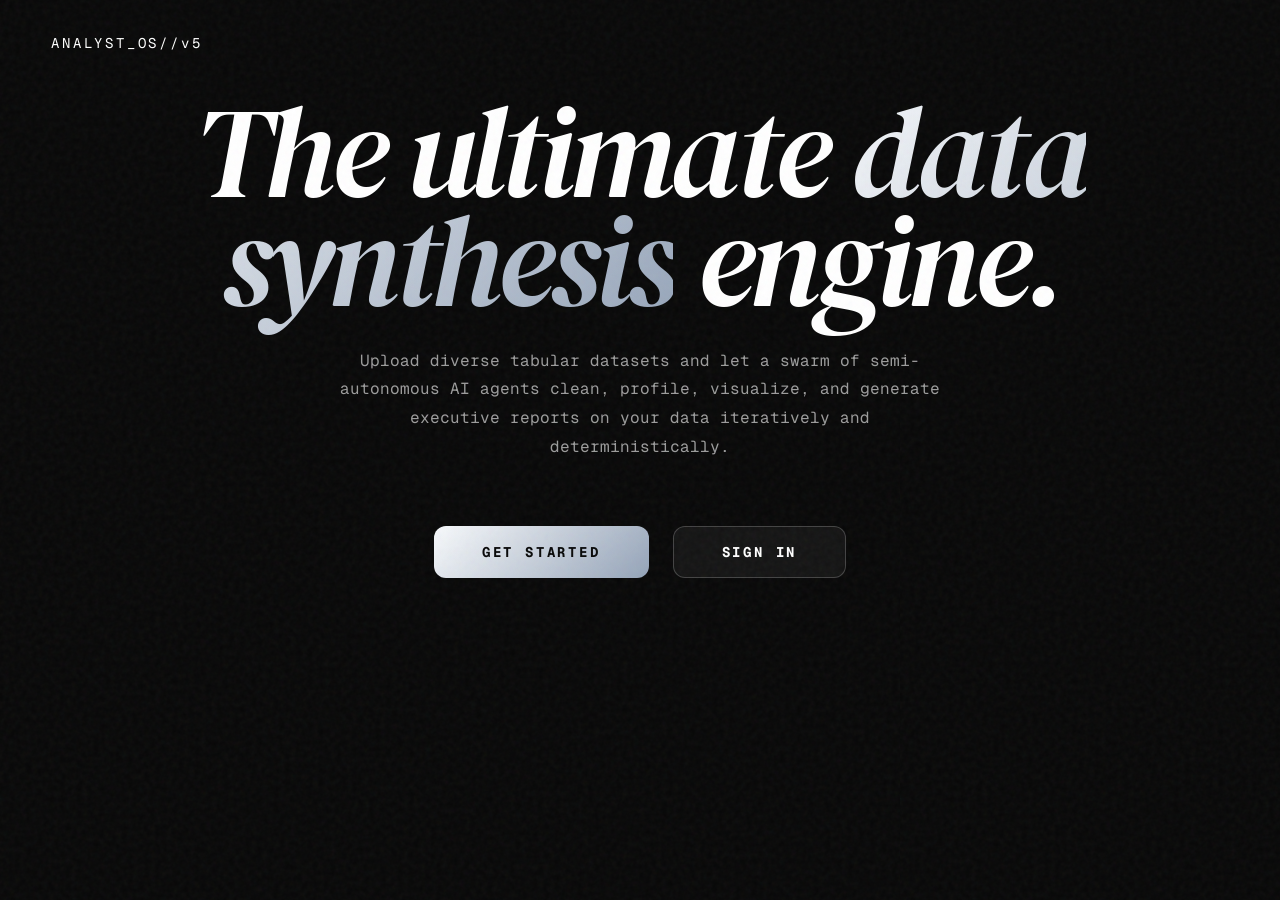
<file: src/analyst/webapp/static/index.html>
<!DOCTYPE html>
<html lang="en">
  <head>
    <meta charset="UTF-8" />
    <meta name="viewport" content="width=device-width, initial-scale=1.0" />
    <title>Multi-Agent Analyst | Welcome</title>
    <link rel="preconnect" href="https://fonts.googleapis.com" />
    <link rel="preconnect" href="https://fonts.gstatic.com" crossorigin />
    <link
      href="https://fonts.googleapis.com/css2?family=DM+Serif+Display:ital@1&family=Geist+Mono:wght@100..900&family=Inter:wght@300..600&display=swap"
      rel="stylesheet"
    />
    <link rel="stylesheet" href="./style.css" />
  </head>
  <body>
    <div class="noise-overlay"></div>

    <nav class="nav-container">
      <div class="nav-logo">ANALYST_OS//v5</div>
    </nav>

    <main class="fluid-container" style="display: flex; flex-direction: column; align-items: center; justify-content: center; min-height: 70vh; text-align: center;">
      <h1 class="hero-title" style="margin-bottom: 2rem;">
        The ultimate <span>data synthesis</span> engine.
      </h1>
      
      <p class="mono-label" style="max-width: 600px; margin-bottom: 4rem; color: rgba(255,255,255,0.6); line-height: 1.8; font-size: 16px;">
        Upload diverse tabular datasets and let a swarm of semi-autonomous AI agents clean, profile, visualize, and generate executive reports on your data iteratively and deterministically.
      </p>

      <div style="display: flex; gap: 24px;">
        <button class="silver-btn" onclick="window.location.href='./register.html'">Get Started</button>
        <button class="silver-btn" style="background: rgba(255,255,255,0.05); color: white; border: 1px solid rgba(255,255,255,0.2);" onclick="window.location.href='./login.html'">Sign In</button>
      </div>
    </main>

  </body>
</html>
</file>
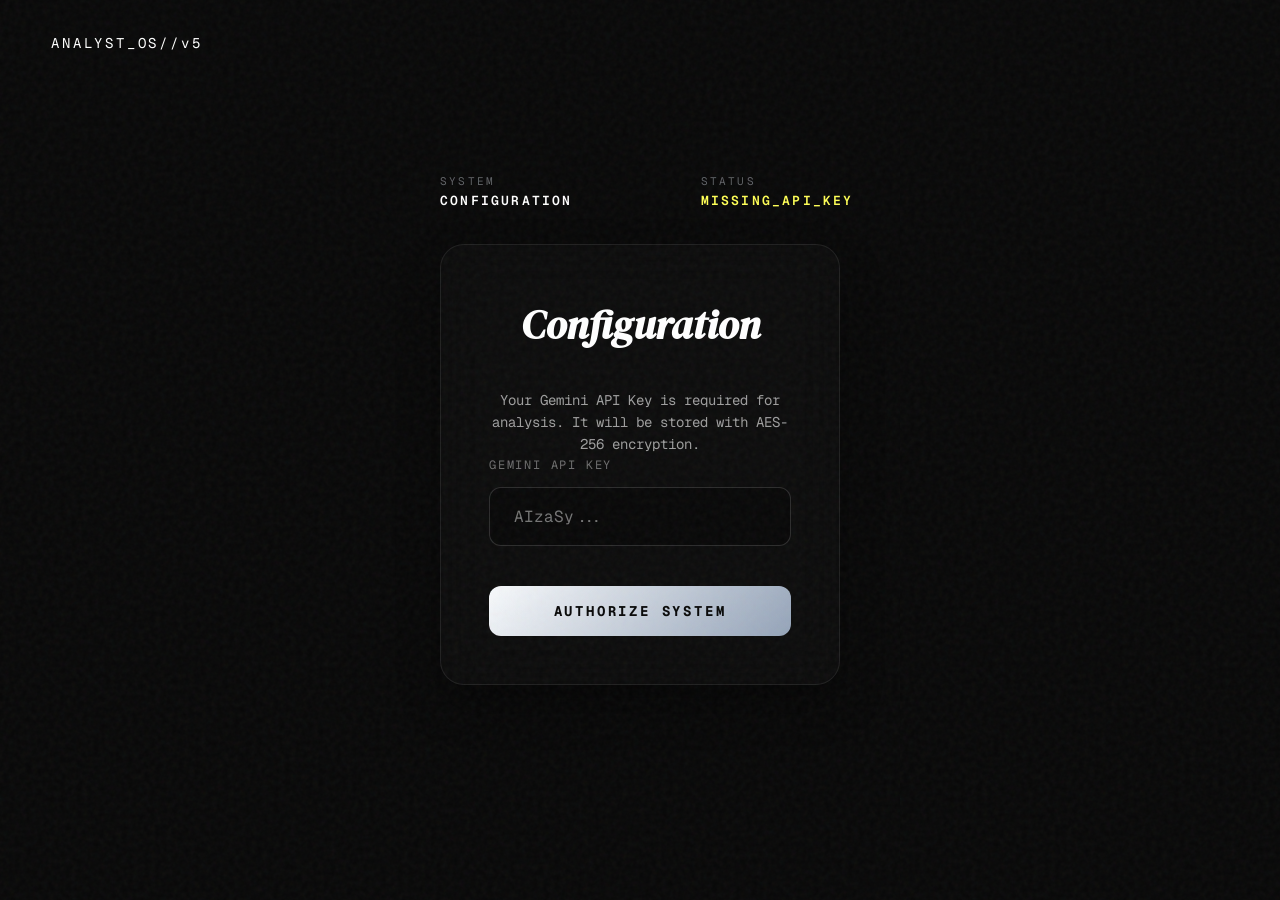
<file: src/analyst/webapp/static/keygen.html>
<!DOCTYPE html>
<html lang="en">
  <head>
    <meta charset="UTF-8" />
    <meta name="viewport" content="width=device-width, initial-scale=1.0" />
    <title>Multi-Agent Analyst | Configuration</title>
    <link rel="preconnect" href="https://fonts.googleapis.com" />
    <link rel="preconnect" href="https://fonts.gstatic.com" crossorigin />
    <link
      href="https://fonts.googleapis.com/css2?family=DM+Serif+Display:ital@1&family=Geist+Mono:wght@100..900&family=Inter:wght@300..600&display=swap"
      rel="stylesheet"
    />
    <link rel="stylesheet" href="./style.css" />
  </head>
  <body style="display: flex; flex-direction: column; min-height: 100vh;">
    <div class="noise-overlay"></div>

    <!-- Navigation -->
    <nav class="nav-container">
      <div class="nav-logo" style="cursor: pointer;" onclick="window.location.href='./index.html'">ANALYST_OS//v5</div>
    </nav>

    <main class="fluid-container" style="flex: 1; display: flex; flex-direction: column; align-items: center; justify-content: center;">
      <div class="metadata-bar" style="margin-bottom: 2rem; width: 100%; max-width: 400px; justify-content: space-between;">
        <div>SYSTEM <br><span>CONFIGURATION</span></div>
        <div>STATUS <br><span style="color: #ffff55;">MISSING_API_KEY</span></div>
      </div>

      <div class="auth-card" style="display: block; position: relative; z-index: 10; width: 100%; box-shadow: 0 20px 40px rgba(0,0,0,0.4);">
        <h2 class="auth-title">Configuration</h2>
        <div id="keygen-error" class="error-toast"></div>
        <p class="mono-label text-sm mb-16" style="color: rgba(255,255,255,0.6); text-align: center;">
          Your Gemini API Key is required for analysis. It will be stored with AES-256 encryption.
        </p>
        <div class="auth-input-group" style="width: 100%; text-align: left;">
          <label style="font-size: 12px; margin-bottom: 0.75rem;">Gemini API Key</label>
          <input type="password" id="api-key-input" class="mono-input" placeholder="AIzaSy..." style="width: 100%; padding: 18px 24px; font-size: 16px; border-radius: 12px; border: 1px solid rgba(255,255,255,0.15); background: rgba(0,0,0,0.3); color: white;" />
        </div>
        <button id="save-key-btn" class="silver-btn" style="width: 100%; margin-top: 1rem;">Authorize System</button>
      </div>
    </main>

    <script src="./auth.js"></script>
  </body>
</html>
</file>
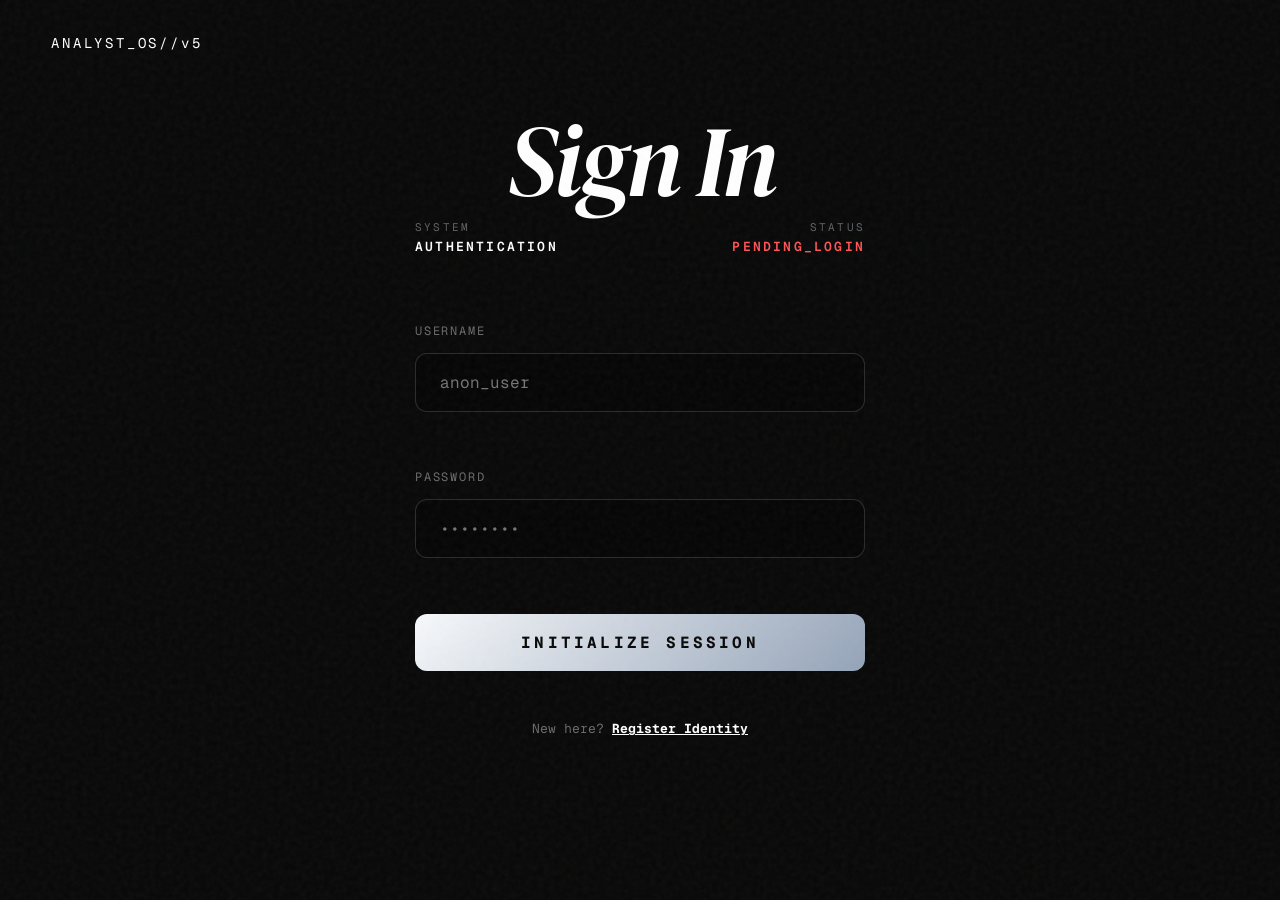
<file: src/analyst/webapp/static/login.html>
<!DOCTYPE html>
<html lang="en">
  <head>
    <meta charset="UTF-8" />
    <meta name="viewport" content="width=device-width, initial-scale=1.0" />
    <title>Multi-Agent Analyst | Login</title>
    <link rel="preconnect" href="https://fonts.googleapis.com" />
    <link rel="preconnect" href="https://fonts.gstatic.com" crossorigin />
    <link
      href="https://fonts.googleapis.com/css2?family=DM+Serif+Display:ital@1&family=Geist+Mono:wght@100..900&family=Inter:wght@300..600&display=swap"
      rel="stylesheet"
    />
    <link rel="stylesheet" href="./style.css" />
  </head>
  <body style="display: flex; flex-direction: column; min-height: 100vh;">
    <div class="noise-overlay"></div>

    <!-- Navigation -->
    <nav class="nav-container">
      <div class="nav-logo" style="cursor: pointer;" onclick="window.location.href='./index.html'">ANALYST_OS//v5</div>
    </nav>

    <main class="fluid-container" style="flex: 1; display: flex; flex-direction: column; align-items: center; justify-content: center; width: 100%;">
      
      <h1 class="hero-title" style="margin-bottom: 1rem; font-size: clamp(48px, 10vw, 100px); color: var(--pure-white);">
        Sign In
      </h1>

      <div class="metadata-bar" style="margin-bottom: 4rem; width: 100%; max-width: 450px; justify-content: space-between; gap: 0;">
        <div style="text-align: left;">SYSTEM <br><span>AUTHENTICATION</span></div>
        <div style="text-align: right;">STATUS <br><span style="color: #ff5555;">PENDING_LOGIN</span></div>
      </div>

      <div class="capture-form" style="width: 100%; max-width: 450px; margin: 0 auto; gap: 2rem;">
        <div id="login-error" class="error-toast" style="width: 100%;"></div>
        
        <div class="auth-input-group" style="width: 100%; text-align: left;">
          <label style="font-size: 12px; margin-bottom: 0.75rem;">Username</label>
          <input type="text" id="login-user" class="mono-input" placeholder="anon_user" style="width: 100%; padding: 18px 24px; font-size: 16px; border-radius: 12px; border: 1px solid rgba(255,255,255,0.15); background: rgba(0,0,0,0.3); color: white;" />
        </div>
        
        <div class="auth-input-group" style="width: 100%; text-align: left;">
          <label style="font-size: 12px; margin-bottom: 0.75rem;">Password</label>
          <input type="password" id="login-pass" class="mono-input" placeholder="••••••••" style="width: 100%; padding: 18px 24px; font-size: 16px; border-radius: 12px; border: 1px solid rgba(255,255,255,0.15); background: rgba(0,0,0,0.3); color: white;" />
        </div>
        
        <button id="login-btn" class="silver-btn" style="width: 100%; padding: 18px; font-size: 16px;">Initialize Session</button>
        
        <div class="auth-footer" style="margin-top: 1rem; font-size: 13px;">
          New here? <a href="/app/register.html" class="auth-link" style="font-size: 13px; font-weight: bold;">Register Identity</a>
        </div>
      </div>

    </main>

    <script src="./auth.js"></script>
  </body>
</html>
</file>
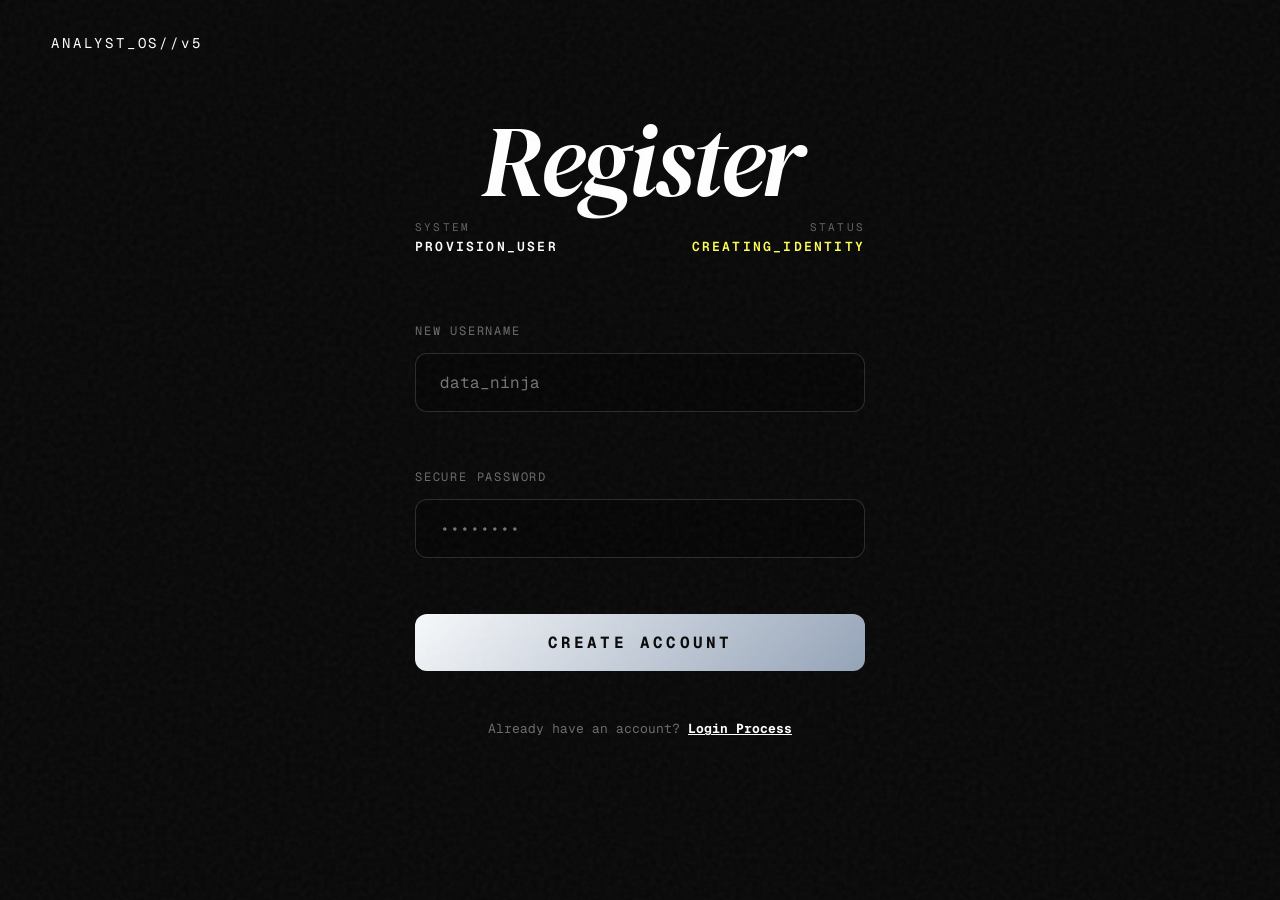
<file: src/analyst/webapp/static/register.html>
<!DOCTYPE html>
<html lang="en">
  <head>
    <meta charset="UTF-8" />
    <meta name="viewport" content="width=device-width, initial-scale=1.0" />
    <title>Multi-Agent Analyst | Register</title>
    <link rel="preconnect" href="https://fonts.googleapis.com" />
    <link rel="preconnect" href="https://fonts.gstatic.com" crossorigin />
    <link
      href="https://fonts.googleapis.com/css2?family=DM+Serif+Display:ital@1&family=Geist+Mono:wght@100..900&family=Inter:wght@300..600&display=swap"
      rel="stylesheet"
    />
    <link rel="stylesheet" href="./style.css" />
  </head>
  <body style="display: flex; flex-direction: column; min-height: 100vh;">
    <div class="noise-overlay"></div>

    <!-- Navigation -->
    <nav class="nav-container">
      <div class="nav-logo" style="cursor: pointer;" onclick="window.location.href='./index.html'">ANALYST_OS//v5</div>
    </nav>

    <main class="fluid-container" style="flex: 1; display: flex; flex-direction: column; align-items: center; justify-content: center; width: 100%;">
      
      <h1 class="hero-title" style="margin-bottom: 1rem; font-size: clamp(48px, 10vw, 100px); color: var(--pure-white);">
        Register
      </h1>

      <div class="metadata-bar" style="margin-bottom: 4rem; width: 100%; max-width: 450px; justify-content: space-between; gap: 0;">
        <div style="text-align: left;">SYSTEM <br><span>PROVISION_USER</span></div>
        <div style="text-align: right;">STATUS <br><span style="color: #ffff55;">CREATING_IDENTITY</span></div>
      </div>

      <div class="capture-form" style="width: 100%; max-width: 450px; margin: 0 auto; gap: 2rem;">
        <div id="register-error" class="error-toast" style="width: 100%;"></div>
        
        <div class="auth-input-group" style="width: 100%; text-align: left;">
          <label style="font-size: 12px; margin-bottom: 0.75rem;">New Username</label>
          <input type="text" id="reg-user" class="mono-input" placeholder="data_ninja" style="width: 100%; padding: 18px 24px; font-size: 16px; border-radius: 12px; border: 1px solid rgba(255,255,255,0.15); background: rgba(0,0,0,0.3); color: white;" />
        </div>
        
        <div class="auth-input-group" style="width: 100%; text-align: left;">
          <label style="font-size: 12px; margin-bottom: 0.75rem;">Secure Password</label>
          <input type="password" id="reg-pass" class="mono-input" placeholder="••••••••" style="width: 100%; padding: 18px 24px; font-size: 16px; border-radius: 12px; border: 1px solid rgba(255,255,255,0.15); background: rgba(0,0,0,0.3); color: white;" />
        </div>
        
        <button id="register-btn" class="silver-btn" style="width: 100%; padding: 18px; font-size: 16px;">Create Account</button>
        
        <div class="auth-footer" style="margin-top: 1rem; font-size: 13px;">
          Already have an account? <a href="/app/login.html" class="auth-link" style="font-size: 13px; font-weight: bold;">Login Process</a>
        </div>
      </div>

    </main>

    <script src="./auth.js"></script>
  </body>
</html>
</file>
<file: src/analyst/webapp/static/style.css>
/* Core Variables */
:root {
    --obsidian: #080808;
    --pure-white: #FFFFFF;
    --silver-text: #E2E8F0;
    --silver-gradient: linear-gradient(135deg, #F8FAFC 0%, #94A3B8 100%);
    --glass-bg: rgba(255, 255, 255, 0.02);
    --glass-border: rgba(255, 255, 255, 0.08);
    --glass-blur: blur(24px);
    
    --font-serif: 'DM Serif Display', serif;
    --font-mono: 'Geist Mono', monospace;
    --font-sans: 'Inter', sans-serif;
    
    --fluid-width: 92vw;
    --transition-curve: cubic-bezier(0.16, 1, 0.3, 1);
}

/* Reset & Base */
* {
    box-sizing: border-box;
    margin: 0;
    padding: 0;
}

body {
    background-color: var(--obsidian);
    color: var(--silver-text);
    font-family: var(--font-sans);
    line-height: 1.6;
    overflow-x: hidden;
    -webkit-font-smoothing: antialiased;
}

/* Noise Overlay */
.noise-overlay {
    position: fixed;
    top: 0; left: 0; right: 0; bottom: 0;
    pointer-events: none;
    z-index: 9999;
    background-image: url("data:image/svg+xml,%3Csvg viewBox='0 0 200 200' xmlns='http://www.w3.org/2000/svg'%3E%3Cfilter id='noiseFilter'%3E%3CfeTurbulence type='fractalNoise' baseFrequency='0.8' numOctaves='3' stitchTiles='stitch'/%3E%3C/filter%3E%3Crect width='100%25' height='100%25' filter='url(%23noiseFilter)'/%3E%3C/svg%3E");
    opacity: 0.05;
}

/* Display Utilities */
.desktop-only { display: none; }
@media (min-width: 768px) {
    .desktop-only { display: flex; }
    .mobile-only { display: none; }
}

.mt-4 { margin-top: 1rem; }
.mt-16 { margin-top: 4rem; }
.mt-32 { margin-top: 8rem; }
.p-4 { padding: 1rem; }
.text-sm { font-size: 0.875rem; }
.flex-center { display: flex; align-items: center; justify-content: center; }

/* Navigation */
.nav-container {
    width: var(--fluid-width);
    margin: 0 auto;
    padding: 32px 0;
    display: flex;
    justify-content: space-between;
    align-items: center;
}

.nav-logo {
    font-family: var(--font-mono);
    font-size: 14px;
    letter-spacing: 0.2em;
    color: var(--pure-white);
}

.nav-links {
    gap: 16px;
    align-items: center;
}

.nav-links a {
    color: var(--silver-text);
    text-decoration: none;
    font-family: var(--font-mono);
    font-size: 12px;
    letter-spacing: 0.1em;
    padding: 8px 16px;
    border: 1px solid var(--glass-border);
    background: rgba(255,255,255,0.05);
    border-radius: 8px;
    transition: all 0.3s var(--transition-curve);
}
.nav-links a:hover {
    background: rgba(255,255,255,0.1);
}

.nav-btn {
    background: var(--pure-white);
    color: var(--obsidian);
    font-family: var(--font-mono);
    font-size: 12px;
    font-weight: 700;
    padding: 8px 24px;
    border: none;
    border-radius: 8px;
    cursor: pointer;
}

/* Fluid Container */
.fluid-container {
    width: var(--fluid-width);
    margin: 0 auto;
    padding-bottom: 8rem;
}

/* Hero Section */
.glass-container {
    background: var(--glass-bg);
    backdrop-filter: var(--glass-blur);
    border: 1px solid var(--glass-border);
    border-radius: 2rem;
    padding: 4rem 2rem;
    text-align: center;
    transition: all 0.8s var(--transition-curve);
}
@media (min-width: 1024px) {
    .glass-container {
        border-radius: 4rem;
        padding: 8rem 4rem;
    }
}

.hero-title {
    font-family: var(--font-serif);
    font-size: clamp(42px, 10vw, 140px);
    font-style: italic;
    font-weight: 400;
    line-height: 0.85;
    letter-spacing: -0.04em;
    color: var(--pure-white);
    margin-bottom: 3rem;
}

.hero-title span {
    background: var(--silver-gradient);
    -webkit-background-clip: text;
    background-clip: text;
    -webkit-text-fill-color: transparent;
}

.metadata-bar {
    display: flex;
    justify-content: center;
    gap: 3rem;
    font-family: var(--font-mono);
    font-size: 11px;
    letter-spacing: 0.2em;
    color: rgba(226, 232, 240, 0.4);
}
.metadata-bar span {
    color: var(--pure-white);
    font-size: 13px;
    font-weight: 600;
}
@media (min-width: 768px) {
    .metadata-bar { gap: 8rem; }
}

/* Forms & Buttons */
.capture-form {
    max-width: 42rem;
    margin: 4rem auto 0;
    display: flex;
    flex-direction: column;
    align-items: center;
    gap: 1rem;
}

.silver-btn {
    background: var(--silver-gradient);
    color: var(--obsidian);
    font-family: var(--font-mono);
    font-weight: 700;
    font-size: 14px;
    letter-spacing: 0.2em;
    text-transform: uppercase;
    padding: 1rem 3rem;
    border: none;
    border-radius: 12px;
    cursor: pointer;
    transition: all 0.4s var(--transition-curve);
}
.silver-btn:hover {
    transform: translateY(-2px);
    /* No standard shadow as per spec, simulating lift via border / backdrop trick or minimal pseudo shadow allowed if strictly needed for 'lift'. Spec says: `box-shadow: 0 0 20px rgba(255,255,255,0.15)`. I will use that since spec explicitly asked for it on buttons */
    box-shadow: 0 0 20px rgba(255,255,255,0.15);
}

.mono-label {
    font-family: var(--font-mono);
}

/* Bento Grid */
.bento-grid {
    display: grid;
    grid-template-columns: 1fr;
    gap: 1rem;
}
@media (min-width: 768px) { .bento-grid { grid-template-columns: repeat(2, 1fr); gap: 2rem; } }
@media (min-width: 1024px) { .bento-grid { grid-template-columns: repeat(3, 1fr); } }

.bento-card {
    background: rgba(255, 255, 255, 0.01);
    border: 1px solid var(--glass-border);
    border-radius: 16px;
    padding: 2rem;
    transition: all 0.4s var(--transition-curve);
}
.bento-card:hover {
    background: rgba(255, 255, 255, 0.04);
    border-color: rgba(255, 255, 255, 0.2);
    transform: translateY(-2px);
}

.full-span { grid-column: 1 / -1; }
.col-span-2 { grid-column: span 2; }
@media (max-width: 1023px) { .col-span-2 { grid-column: 1 / -1; } }

.card-idx {
    font-family: var(--font-mono);
    font-size: 10px;
    letter-spacing: 0.2em;
    color: rgba(255, 255, 255, 0.4);
    margin-bottom: 2rem;
}

.card-title {
    font-family: var(--font-serif);
    font-size: 2.25rem;
    font-style: italic;
    color: var(--pure-white);
    line-height: 1;
    margin-bottom: 1.5rem;
}

.body-text, .terminal-feed {
    font-family: var(--font-sans);
    font-size: 15px;
    color: var(--silver-text);
    opacity: 0.9;
}

/* Query Section Refinements */
.query-container {
    display: flex;
    gap: 0;
    align-items: stretch;
    max-width: 100%;
    margin-top: 1rem;
    background: rgba(0, 0, 0, 0.4);
    border: 1px solid var(--glass-border);
    border-radius: 12px;
    overflow: hidden;
    transition: all 0.3s ease;
}

.query-container:focus-within {
    border-color: rgba(255, 255, 255, 0.2);
    background: rgba(255, 255, 255, 0.06);
}

.query-input-area {
    flex: 1;
    background: transparent;
    border: none;
    color: var(--pure-white);
    padding: 1rem 1.5rem;
    min-height: 56px;
    max-height: 300px;
    resize: none;
    font-size: 15px;
    line-height: 1.5;
}

.query-input-area:focus {
    outline: none;
}

#query-btn {
    border-radius: 0;
    padding: 0 2.5rem;
    height: auto;
    border-left: 1px solid var(--glass-border);
}

.query-response {
    background: rgba(255, 255, 255, 0.03);
    border-radius: 12px;
    border: 1px solid var(--glass-border);
    border-left: 2px solid var(--pure-white);
    margin-top: 1.5rem;
    max-width: 100%;
    animation: fadeIn 0.5s ease forwards;
}

.query-response strong {
    color: var(--pure-white);
    font-family: var(--font-mono);
    font-size: 12px;
    letter-spacing: 0.1em;
    margin-right: 8px;
}

/* Data Table Grid */
.data-grid-row {
    display: grid;
    grid-template-columns: 2fr 1fr 2fr;
    padding: 12px 0;
    border-bottom: 1px solid rgba(255, 255, 255, 0.05);
}

.data-grid-header {
    font-weight: 600;
    opacity: 0.5;
    letter-spacing: 0.1em;
    font-size: 10px;
    text-transform: uppercase;
}

@keyframes fadeIn {
    from { opacity: 0; transform: translateY(4px); }
    to { opacity: 1; transform: translateY(0); }
}

/* Terminal Feed */
.terminal-feed {
    font-family: var(--font-mono);
    max-height: 300px;
    overflow-y: auto;
    font-size: 12px;
    background: rgba(0,0,0,0.5);
    padding: 1.5rem;
    border-radius: 8px;
    border: 1px solid var(--glass-border);
}
.log-entry {
    margin-bottom: 0.5rem;
    border-bottom: 1px solid rgba(255,255,255,0.05);
    padding-bottom: 0.5rem;
    opacity: 0;
    transform: translateY(10px);
    animation: slideUp 0.8s var(--transition-curve) forwards;
}
.log-error { color: #ff5555; }
.log-success { color: #55ff55; }
.log-warning { color: #ffff55; }

@keyframes slideUp {
    to { opacity: 1; transform: translateY(0); }
}

/* Markdown Elements */
#markdown-content h1, #markdown-content h2, #markdown-content h3 {
    font-family: var(--font-serif);
    font-style: italic;
    margin-top: 2rem;
    margin-bottom: 1rem;
    color: var(--pure-white);
}
#markdown-content p { margin-bottom: 1rem; }
#markdown-content ul { margin-left: 2rem; margin-bottom: 1rem; }
#markdown-content code {
    font-family: var(--font-mono);
    background: rgba(255,255,255,0.1);
    padding: 2px 4px;
    border-radius: 4px;
}

/* Mobile Nav Pill */
.mobile-nav-pill {
    position: fixed;
    bottom: 24px;
    left: 50%;
    transform: translateX(-50%);
    background: rgba(8,8,8,0.85);
    backdrop-filter: blur(24px);
    border: 1px solid var(--glass-border);
    border-radius: 9999px;
    display: flex;
    align-items: center;
    gap: 16px;
    padding: 8px 24px;
    z-index: 50;
    font-family: var(--font-mono);
    font-size: 14px;
}

.primary-pill-btn {
    background: var(--pure-white);
    color: var(--obsidian);
    border: none;
    border-radius: 9999px;
    padding: 8px 16px;
    font-family: var(--font-mono);
    font-weight: bold;
}
/* Auth & Gatekeeper UI */
.gatekeeper-overlay {
    position: fixed;
    top: 0; left: 0; right: 0; bottom: 0;
    background: var(--obsidian);
    z-index: 10000;
    display: flex;
    align-items: center;
    justify-content: center;
    transition: opacity 1s var(--transition-curve), visibility 1s;
}

.gatekeeper-hidden {
    opacity: 0;
    visibility: hidden;
    pointer-events: none;
}

.auth-card {
    width: 100%;
    max-width: 400px;
    background: var(--glass-bg);
    backdrop-filter: var(--glass-blur);
    border: 1px solid var(--glass-border);
    border-radius: 24px;
    padding: 3rem;
    display: none;
    animation: fadeIn 0.6s ease;
}

.auth-card.active {
    display: block;
}

.auth-title {
    font-family: var(--font-serif);
    font-style: italic;
    font-size: 2.5rem;
    color: var(--pure-white);
    margin-bottom: 2rem;
    text-align: center;
}

.auth-input-group {
    margin-bottom: 1.5rem;
}

.auth-input-group label {
    display: block;
    font-family: var(--font-mono);
    font-size: 10px;
    letter-spacing: 0.15em;
    color: rgba(255,255,255,0.4);
    text-transform: uppercase;
    margin-bottom: 0.5rem;
}

.mono-input {
    width: 100%;
    background: rgba(255,255,255,0.03);
    border: 1px solid var(--glass-border);
    border-radius: 8px;
    padding: 12px 16px;
    color: var(--pure-white);
    font-family: var(--font-mono);
    font-size: 14px;
    transition: all 0.3s ease;
}

.mono-input:focus {
    outline: none;
    background: rgba(255,255,255,0.08);
    border-color: rgba(255,255,255,0.3);
}

.auth-footer {
    margin-top: 2rem;
    text-align: center;
    font-family: var(--font-mono);
    font-size: 11px;
    color: rgba(255,255,255,0.4);
}

.auth-link {
    color: var(--pure-white);
    text-decoration: underline;
    cursor: pointer;
}

.error-toast {
    background: rgba(255, 85, 85, 0.1);
    border: 1px solid rgba(255, 85, 85, 0.3);
    color: #ff5555;
    padding: 12px;
    border-radius: 8px;
    font-family: var(--font-mono);
    font-size: 12px;
    margin-bottom: 1.5rem;
    display: none;
}
</file>
